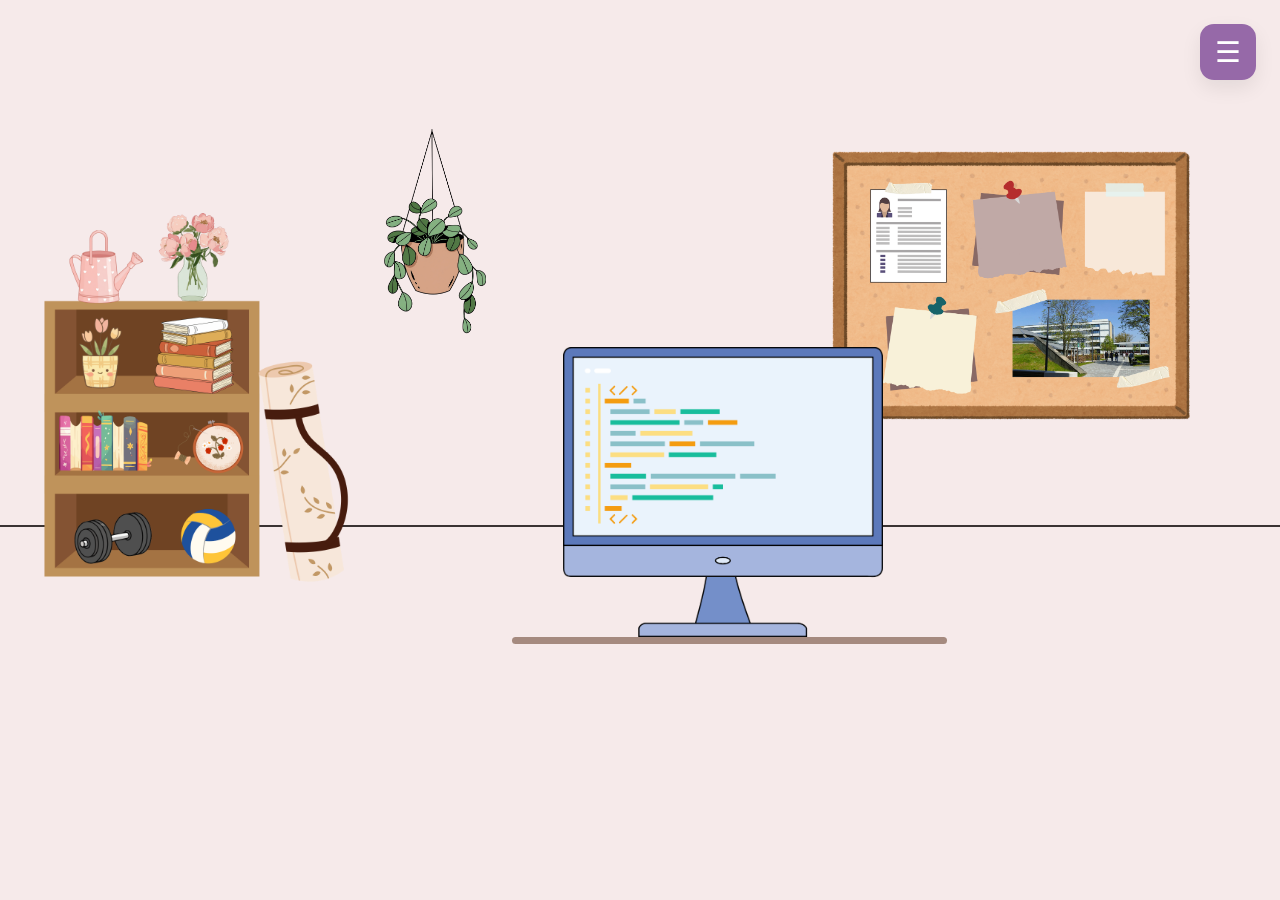
<file: index.html>
<!DOCTYPE html>
<html lang="de">

<head>
    <meta charset="UTF-8">
    <meta name="viewport" content="width=device-width, initial-scale=1.0">
    <title>Emily Tholema – Portfolio</title>
    <link rel="stylesheet" href="style.css">
</head>

<body class="home">
    <div class="menu-container">
        <button class="menu-button" id="menuButton" aria-label="Menü öffnen">
            ☰
        </button>

        <div class="menu-dropdown" id="menuDropdown">
            <a href="./lebenslauf.html">Lebenslauf</a>
            <a href="./uni.html">Meine Hochschule</a>
            <a href="./persoenlich.html">Persönliches</a>
        </div>
    </div>

    <div class="container">
        <div class="scene">
            <div class="line"></div>
            <div class="tisch"></div>

            <a href="./persöhnlich.html">
                <img src="./images/regal2.png" class="regal klick" alt="Regal">
            </a>

            <img src="./images/Pflanzen_Wand.png" class="pflanze" alt="Pflanze">
            <img src="./images/Pinnwand_Notiz.png" class="pinnwand" alt="Pinnwand">

            <a href="./lebenslauf.html">
                <img src="./images/Lebenslauf_bild.png" class="lebenslauf klick" alt="Lebenslauf">
            </a>

            <a href="./uni.html">
                <img src="./images/Uni.png" class="uni klick" alt="Uni">
            </a>

            <img src="./images/Bildschrim.png" class="screen" alt="Bildschirm">
        </div>
    </div>
    <script>
        const menuButton = document.getElementById("menuButton");
        const menuDropdown = document.getElementById("menuDropdown");

        menuButton.addEventListener("click", () => {
            menuDropdown.classList.toggle("open");
        });

        document.addEventListener("click", (event) => {
            const isClickInside = document.querySelector(".menu-container").contains(event.target);

            if (!isClickInside) {
                menuDropdown.classList.remove("open");
            }
        });
    </script>
</body>



</html>
</file>
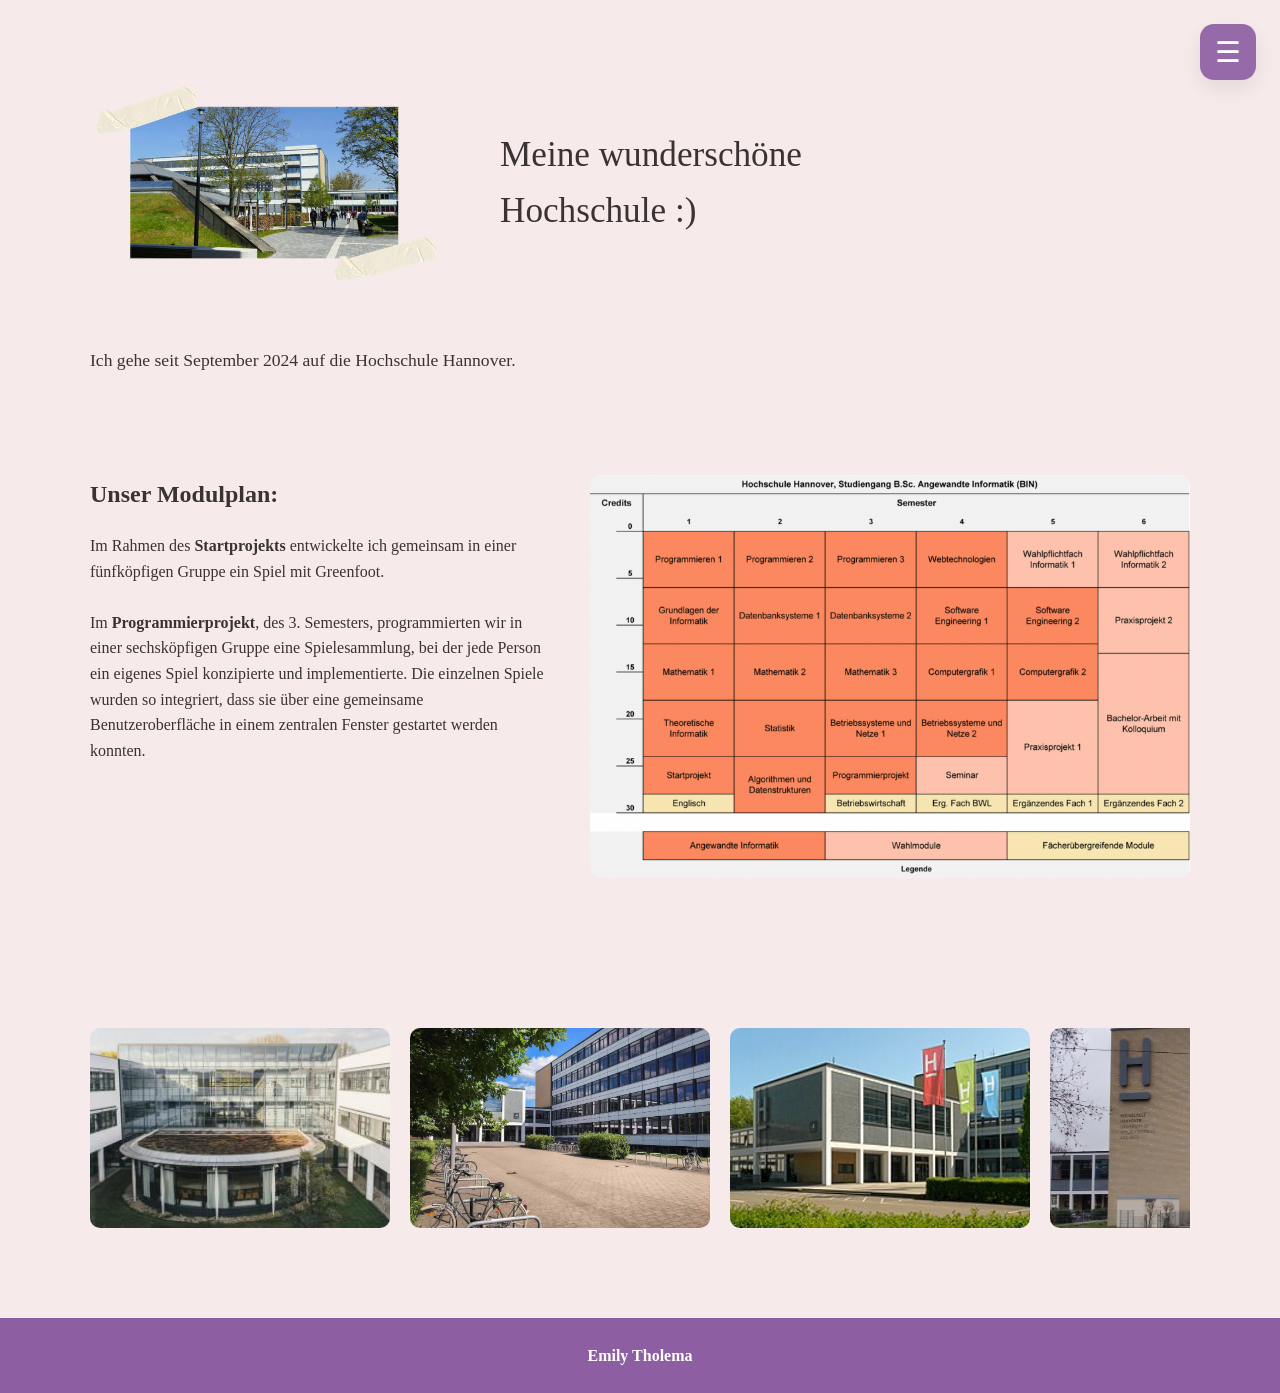
<file: uni.html>
<!DOCTYPE html>
<html lang="de">

<head>
    <meta charset="UTF-8">
    <meta name="viewport" content="width=device-width, initial-scale=1.0">
    <title>Emily Tholema – Portfolio</title>
    <link rel="stylesheet" href="style.css">
</head>

<body>
    <div class="menu-container">
        <button class="menu-button" id="menuButton" aria-label="Menü öffnen">
            ☰
        </button>

        <div class="menu-dropdown" id="menuDropdown">
            <a href="./index.html">Startseite</a>
            <a href="./lebenslauf.html">Lebenslauf</a>
            <a href="./persoenlich.html">Persönliches</a>
        </div>
    </div>
    <header class="header-uni">
        <img src="./images/Uni.png">
        <h1>Meine wunderschöne <br>
            Hochschule :)</h1>
    </header>

    <section class="uni-beschreibung">
        <p>Ich gehe seit September 2024 auf die Hochschule Hannover.</p>

    </section>

    <section class="module">
        <div>
            <h2>Unser Modulplan:</h2>

            <p>Im Rahmen des <b>Startprojekts</b> entwickelte ich gemeinsam in einer fünfköpfigen Gruppe ein Spiel mit
                Greenfoot. <br><br>

                Im <b>Programmierprojekt</b>, des 3. Semesters, programmierten wir in einer sechsköpfigen Gruppe eine
                Spielesammlung,
                bei der jede Person ein eigenes Spiel konzipierte und implementierte. Die einzelnen Spiele wurden so
                integriert,
                dass sie über eine gemeinsame Benutzeroberfläche in einem zentralen Fenster gestartet werden konnten.
            </p>
        </div>
        <img src="./images/Modulplan.png" alt="Modulplan Fak. 4">
    </section>

    <section class="uni-fotos">
        <img src="./images/uni1.jpg">
        <img src="./images/uni2.jpg">
        <img src="./images/uni3.jpg">
        <img src="./images/uni4.jpg">
        <img src="./images/uni5.jpg">
    </section>

    <footer>
        <p><b>Emily Tholema</b></p>
    </footer>

    <script>
        const menuButton = document.getElementById("menuButton");
        const menuDropdown = document.getElementById("menuDropdown");

        menuButton.addEventListener("click", () => {
            menuDropdown.classList.toggle("open");
        });

        document.addEventListener("click", (event) => {
            const isClickInside = document.querySelector(".menu-container").contains(event.target);

            if (!isClickInside) {
                menuDropdown.classList.remove("open");
            }
        });
    </script>
</body>
</file>
<file: style.css>
/* Allgemein */

body {
    margin: 0;
    background-color: #F6EAEA;
    font-family: "Kannada MN", serif;
    color: #3a3333;
    line-height: 1.6;
}

h1,
h2,
p {
    margin: 0;
}

a {
    color: rgba(114, 28, 138, 1);
    text-decoration: none;
}

a:hover {
    text-decoration: underline;
}

/* Footer */
footer {
    text-align: center;
    background-color: #8E5EA2;
    color: white;
    padding: 25px;
    margin-top: 60px;
    font-size: 1rem;
}



/* Main-Page*/
.home {
    overflow: hidden;
}

.container {
    width: 100%;
    height: 100vh;
    display: flex;
    justify-content: center;
    align-items: center;
}

.scene {
    position: relative;
    width: min(100vw, calc(100vh * 1200 / 700));
    aspect-ratio: 1200 / 700;
}

/* Menü oben rechts */
.menu-container {
    position: fixed;
    top: 24px;
    right: 24px;
    z-index: 1000;
}

.menu-button {
    width: 56px;
    height: 56px;
    border: none;
    border-radius: 14px;
    background-color: rgba(142, 94, 162, 0.92);
    color: white;
    font-size: 1.8rem;
    display: flex;
    align-items: center;
    justify-content: center;
    cursor: pointer;
    box-shadow: 0 8px 20px rgba(0, 0, 0, 0.08);
    transition: transform 0.2s ease, background-color 0.3s ease;
}

.menu-button:hover {
    transform: translateY(-1px);
    background-color: rgba(126, 79, 146, 0.96);
}

.menu-dropdown {
    position: absolute;
    top: 68px;
    right: 0;
    min-width: 220px;
    padding: 10px;
    border-radius: 18px;
    background-color: rgba(255, 255, 255, 0.88);
    backdrop-filter: blur(10px);
    box-shadow: 0 14px 30px rgba(0, 0, 0, 0.10);

    display: flex;
    flex-direction: column;
    gap: 0;

    opacity: 0;
    visibility: hidden;
    transform: translateY(-8px);
    transition: opacity 0.25s ease, transform 0.25s ease, visibility 0.25s ease;
}

.menu-dropdown.open {
    opacity: 1;
    visibility: visible;
    transform: translateY(0);
}

.menu-dropdown a {
    text-decoration: none;
    color: #3a3333;
    padding: 12px 14px;
    font-size: 1.05rem;
    display: block;
        transition: background-color 0.2s ease;

}

/* 👉 Linie zwischen den Links */
.menu-dropdown a:not(:last-child) {
    border-bottom: 1px solid rgba(0, 0, 0, 0.08);
}

.menu-dropdown a:hover {
    background-color: rgba(142, 94, 162, 0.10);
}

/* alle Bilder */
.scene img {
    position: absolute;
    height: auto;
    max-width: 100%;
    display: block;
}

.klick {
    transition: transform 0.3s ease;
}

.klick:hover {
    transform: scale(1.1);
    cursor: pointer;
}

/* Regal */
.regal {
    width: 29%;
    left: 1%;
    bottom: 32%;
    z-index: 2;
}

/* Pflanze */
.pflanze {
    width: 8%;
    top: 7%;
    left: 30%;
    z-index: 4;
}

/* Pinnwand */
.pinnwand {
    width: 28%;
    right: 7%;
    top: 10%;
    z-index: 1;
}

/* Lebenslauf */
.lebenslauf {
    width: 6%;
    right: 26%;
    top: 14%;
    z-index: 3;
}

/* Uni */
.uni {
    width: 14%;
    right: 8.5%;
    top: 28%;
    z-index: 3;
}

/* Bildschirm */
.screen {
    width: 25%;
    left: 44%;
    bottom: 25%;
    z-index: 2;
}

/* Linie */
.line {
    position: absolute;
    left: 0;
    right: 0;
    top: 60%;
    height: 0.3%;
    background-color: #3a3333;
    z-index: 0;
}

/* Tisch */
.tisch {
    position: absolute;
    left: 40%;
    right: 26%;
    bottom: 24%;
    height: 1%;
    background-color: rgba(113, 76, 57, 0.6);
    border-radius: 10px;
    z-index: 1;
}

/* Lebenslauf-Seite */
.lebenslauf-seite {
    overflow-x: hidden;
}

.lebenslauf-seite h2 {
    margin-bottom: 20px;
    font-size: 1.5rem;
}

.lebenslauf-zeile {
    display: flex;
    justify-content: space-between;
    gap: 20px;
    padding: 10px 0;
    border-bottom: 1px solid rgba(58, 51, 51, 0.12);
}

/* Header */
.header-lebenslauf {
    text-align: center;
    padding: 50px 20px 70px;
}

.header-lebenslauf h1 {
    font-size: 2.5rem;
    margin-bottom: 8px;
}

.header-lebenslauf p {
    font-size: 1.1rem;
}

/* Oberer Bereich */
.container-oben {
    width: min(1100px, 90%);
    margin: 0 auto 40px;
    display: flex;
    gap: 30px;
    align-items: stretch;
}

/* Gemeinsamer Boxstil */

.box {
    background-color: #EEF5E9;
    border-radius: 25px;
    padding: 25px;
    box-shadow: 0 8px 20px rgba(0,0,0,0.05);
}
/* Linke Karte */
.kontaktdaten {
    flex: 1;
}

.kontakt-zeile:last-child {
    border-bottom: none;
}

.label {
    font-weight: bold;
    min-width: 120px;
}

.kontaktdaten address {
    font-style: normal;
}

/* Rechte Karte */
.profil {
    flex: 1;
    display: flex;
    flex-direction: column;
    align-items: center;
    text-align: center;
}

.profil img {
    width: 180px;
    height: 180px;
    object-fit: cover;
    border-radius: 50%;
    margin-bottom: 20px;
    display: block;
}

.profil p {
    max-width: 420px;
    line-height: 1.6;
}

/* Unterer Bereich */
.container-unten {
    width: min(1100px, 90%);
    margin: 0 auto 40px;
    background-color: #EEF5E9;
    border-radius: 25px;
    padding: 25px;
    box-sizing: border-box;
}

/* Skills */

.container-skills {
    width: min(1100px, 90%);
    margin: 0 auto 40px;
    display: flex;
    gap: 24px;
    align-items: stretch;
}

.skills-icons {
    display: grid;
    grid-template-columns: repeat(4, 90px);
    gap: 26px 30px;
    margin-top: 24px;
    align-items: center;
}

.skills-icons img {
    width: 90px;
    height: 90px;
    object-fit: contain;
    display: block;
}


.skills {
    flex: 1;
}

.softskills {
    flex: 1;
}
.softskills ul {
    display: grid;
    grid-template-columns: 1fr 1fr;
    gap: 10px 30px;
    margin-top: 20px;
    padding-left: 0;
}

.softskills li {
    list-style: none;
    position: relative;
    padding-left: 20px;
}

.softskills li::before {
    content: "•";
    position: absolute;
    left: 0;
}


/* Uni-Seite */
.uni-seite {
    overflow-x: hidden;
}

.uni-seite h2 {
    margin-bottom: 20px;
    font-size: 1.5rem;
}

.header-uni {
    width: min(1100px, 90%);
    margin: 80px auto 60px;
    display: flex;
    align-items: center;
    gap: 60px;
}

.header-uni img {
    width: 350px;
    border-radius: 10px;
}

.header-uni h1 {
    font-size: 2.2rem;
    font-weight: normal;
    margin: 0;
}

.uni-beschreibung {
    width: min(1100px, 90%);
    margin: 0 auto 80px;
    font-size: 1.1rem;
}

.module {
    width: min(1100px, 90%);
    margin: 100px auto 80px;
    display: flex;
    gap: 40px;
    align-items: flex-start;
}

.module h2 {
    width: 100%;
    margin-bottom: 20px;
}

.module p {
    flex: 1;
}

.module div {
    flex: 1;
}

.module img {
    flex: 1.5;        /* 👉 Bild bekommt mehr Platz */
    max-width: 600px; /* 👉 maximale Größe */
    width: 100%;
    border-radius: 10px;
}

.uni-fotos {
    width: min(1100px, 90%);
    margin: 150px auto 80px;

    display: flex;
    gap: 20px;

    overflow-x: auto;      /* 👉 Scroll aktivieren */
    padding-bottom: 10px;  /* Platz für Scrollbar */
}

.uni-fotos img {
    flex: 0 0 auto;   /* 👉 verhindert schrumpfen */
    width: 300px;     /* feste Breite */
    height: 200px;
    object-fit: cover;
    border-radius: 10px;
}

/* Persönliches-Seite */
.persoenlich-seite {
    overflow-x: hidden;
}

.header-persoenlich {
    width: min(1100px, 90%);
    margin: 50px auto 70px;
    position: relative;
    display: flex;
    justify-content: center;
    align-items: center;
}

.header-persoenlich h1 {
    font-size: 2.5rem;
    font-weight: normal;
    margin: 0;
}

.header-persoenlich img {
    width: 110px;
    height: 110px;
    object-fit: cover;
    border-radius: 50%;
    position: absolute;
    right: 0;
    top: -10px;
    background-color: white;
}

.persoenlich-einleitung {
    width: min(900px, 90%);
    margin: 0 auto 70px;
    text-align: center;
}

.persoenlich-einleitung p {
    font-size: 1.1rem;
    margin-bottom: 28px;
}

.persoenlich-box {
    width: min(1100px, 90%);
    margin: 0 auto 40px;
    background-color: #EEF5E9;
    border-radius: 25px;
    padding: 38px 30px;
}

.persoenlich-box h2 {
    font-size: 2rem;
    margin-bottom: 30px;
}

.hobbies-box h2 {
    font-size: 1.9rem;
}

.hobby-block {
    margin-bottom: 28px;
}

.hobby-block h3 {
    font-size: 1.5rem;
    margin-bottom: 10px;
}

.hobby-block p {
    font-size: 1.05rem;
    max-width: 900px;
}

.sonstiges {
    margin-top: 35px;
    font-size: 1.05rem;
}

.programmieren-box h2 {
    text-align: center;
    max-width: 700px;
    margin: 0 auto 40px;
    line-height: 1.3;
}

.story-grid {
    display: grid;
    grid-template-columns: 1fr 1fr;
    gap: 35px 40px;
    align-items: center;
}

.story-text p {
    font-size: 1.05rem;
    margin-bottom: 18px;
}

.story-image img {
    width: 100%;
    max-width: 420px;
    display: block;
    border-radius: 6px;
}

.story-image {
    display: flex;
    justify-content: center;
}

/* Responsive */
@media (max-width: 800px) {
    .header-persoenlich {
        justify-content: center;
        padding-top: 20px;
    }

    .header-persoenlich img {
        position: static;
        margin-left: 20px;
        width: 90px;
        height: 90px;
    }

    .header-persoenlich {
        flex-direction: column;
        gap: 20px;
    }

    .persoenlich-box {
        padding: 28px 20px;
    }

    .persoenlich-box h2 {
        font-size: 1.6rem;
    }

    .hobby-block h3 {
        font-size: 1.25rem;
    }

    .story-grid {
        grid-template-columns: 1fr;
    }

    .story-image img {
        max-width: 100%;
    }
}
/* Responsive */
@media (max-width: 800px) {
    .container-oben {
        flex-direction: column;
    }

    .kontakt-zeile {
        flex-direction: column;
        gap: 6px;
    }

    .label {
        min-width: unset;
    }
    
    .container-skills {
        flex-direction: column;
    }

    .skills-icons {
        grid-template-columns: repeat(3, 80px);
        gap: 20px;
    }

        .header-uni {
        flex-direction: column;
        text-align: center;
    }

    .module {
        flex-direction: column;
    }

    .module img {
        max-width: 100%;
    }
}
</file>
